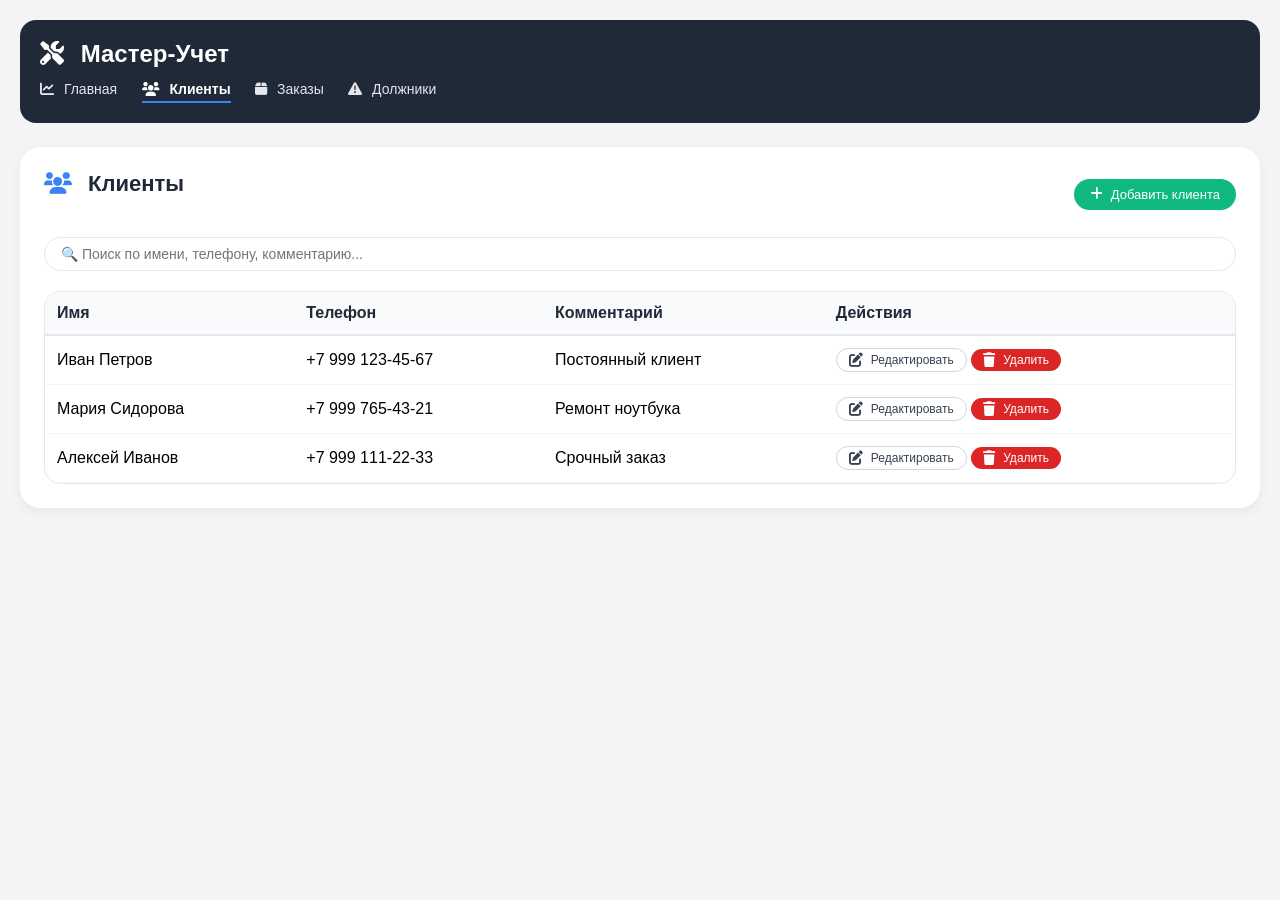
<file: clients.html>
<!DOCTYPE html>
<html lang="ru">
<head>
    <meta charset="UTF-8">
    <meta name="viewport" content="width=device-width, initial-scale=1.0">
    <title>Мастер-Учет - Клиенты</title>
    <link rel="stylesheet" href="style.css">
    <link rel="stylesheet" href="https://cdnjs.cloudflare.com/ajax/libs/font-awesome/6.0.0-beta3/css/all.min.css">
</head>
<body>
    <header>
        <h1><i class="fas fa-tools"></i> Мастер-Учет</h1>
        <nav>
            <a href="index.html"><i class="fas fa-chart-line"></i> Главная</a>
            <a href="clients.html" class="active"><i class="fas fa-users"></i> Клиенты</a>
            <a href="orders.html"><i class="fas fa-box"></i> Заказы</a>
            <a href="debtors.html"><i class="fas fa-exclamation-triangle"></i> Должники</a>
        </nav>
    </header>
    <main id="appContent">
        <!-- Динамический контент -->
    </main>

    <!-- Модальное окно для клиента -->
    <div id="clientModal" class="modal">
        <div class="modal-content">
            <h3 id="clientModalTitle"><i class="fas fa-user-plus"></i> Новый клиент</h3>
            <input type="text" id="clientName" placeholder="Имя" required>
            <input type="text" id="clientPhone" placeholder="Телефон">
            <textarea id="clientComment" placeholder="Комментарий" rows="2"></textarea>
            <div class="modal-actions">
                <button class="btn-outline" id="closeClientModal"><i class="fas fa-times"></i> Отмена</button>
                <button class="btn-success" id="saveClientBtn"><i class="fas fa-save"></i> Сохранить</button>
            </div>
        </div>
    </div>

    <script src="data.js"></script>
    <script src="script.js"></script>
</body>
</html>
</file>
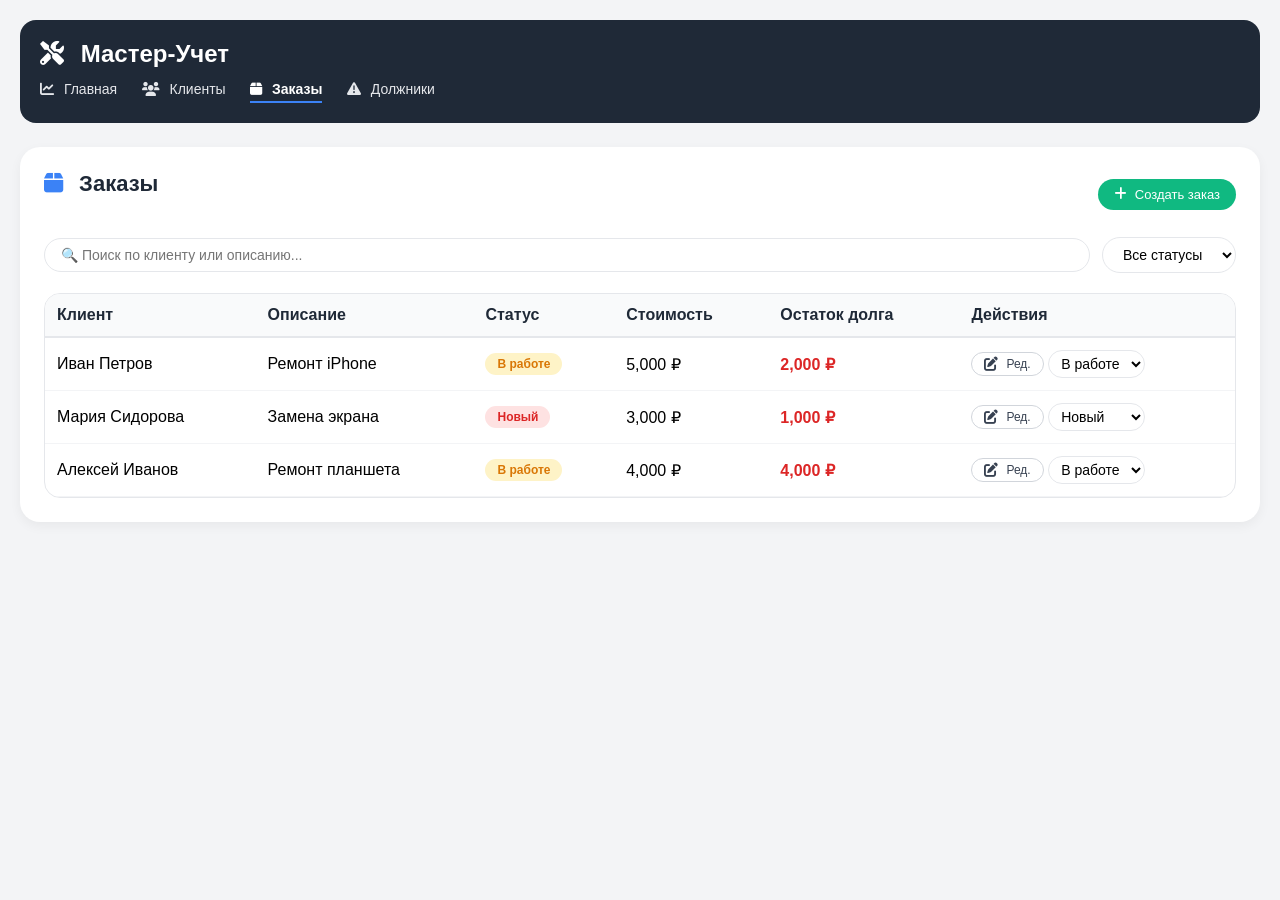
<file: orders.html>
<!DOCTYPE html>
<html lang="ru">
<head>
    <meta charset="UTF-8">
    <meta name="viewport" content="width=device-width, initial-scale=1.0">
    <title>Мастер-Учет - Заказы</title>
    <link rel="stylesheet" href="style.css">
    <link rel="stylesheet" href="https://cdnjs.cloudflare.com/ajax/libs/font-awesome/6.0.0-beta3/css/all.min.css">
</head>
<body>
    <header>
        <h1><i class="fas fa-tools"></i> Мастер-Учет</h1>
        <nav>
            <a href="index.html"><i class="fas fa-chart-line"></i> Главная</a>
            <a href="clients.html"><i class="fas fa-users"></i> Клиенты</a>
            <a href="orders.html" class="active"><i class="fas fa-box"></i> Заказы</a>
            <a href="debtors.html"><i class="fas fa-exclamation-triangle"></i> Должники</a>
        </nav>
    </header>
    <main id="appContent">
        <!-- Динамический контент -->
    </main>

    <!-- Модальное окно для заказа -->
    <div id="orderModal" class="modal">
        <div class="modal-content">
            <h3 id="orderModalTitle"><i class="fas fa-plus-circle"></i> Создать заказ</h3>
            <select id="orderClientId"><option value="">Выберите клиента</option></select>
            <input type="text" id="orderDesc" placeholder="Описание (ремонт iPhone...)" required>
            <select id="orderStatus">
                <option value="Новый">Новый</option>
                <option value="В работе">В работе</option>
                <option value="Выдан">Выдан</option>
            </select>
            <input type="number" id="orderCost" placeholder="Стоимость (₽)" required>
            <input type="number" id="orderDebt" placeholder="Остаток долга (₽)">
            <div class="modal-actions">
                <button class="btn-outline" id="closeOrderModal"><i class="fas fa-times"></i> Отмена</button>
                <button class="btn-success" id="saveOrderBtn"><i class="fas fa-save"></i> Сохранить</button>
            </div>
        </div>
    </div>

    <script src="data.js"></script>
    <script src="script.js"></script>
</body>
</html>
</file>
<file: style.css>
* {
    margin: 0;
    padding: 0;
    box-sizing: border-box;
}

body {
    font-family: 'Segoe UI', Tahoma, Geneva, Verdana, sans-serif;
    background-color: #f3f4f6;
    padding: 20px;
}

/* Шапка и навигация */
header {
    background-color: #1f2937;
    color: white;
    padding: 20px;
    border-radius: 16px;
    margin-bottom: 24px;
}

header h1 {
    font-size: 24px;
    margin-bottom: 12px;
}

header h1 i {
    margin-right: 10px;
}

nav a {
    color: #e5e7eb;
    text-decoration: none;
    margin-right: 20px;
    font-size: 14px;
    font-weight: 500;
    transition: color 0.2s;
    display: inline-block;
}

nav a i {
    margin-right: 6px;
}

nav a:hover {
    color: white;
}

nav a.active {
    color: white;
    font-weight: 600;
    border-bottom: 2px solid #3b82f6;
    padding-bottom: 4px;
}

/* Основной контент */
main {
    background-color: white;
    padding: 24px;
    border-radius: 20px;
    box-shadow: 0 4px 12px rgba(0, 0, 0, 0.05);
}

h2 {
    margin-bottom: 20px;
    color: #1f2937;
    font-size: 22px;
}

h2 i {
    margin-right: 10px;
    color: #3b82f6;
}

/* Кнопки */
button, .btn {
    background-color: #1f2937;
    color: white;
    border: none;
    padding: 8px 16px;
    border-radius: 30px;
    font-size: 13px;
    font-weight: 500;
    cursor: pointer;
    transition: all 0.2s ease;
    display: inline-flex;
    align-items: center;
    gap: 8px;
}

button i, .btn i {
    font-size: 14px;
}

button:hover {
    background-color: #374151;
    transform: translateY(-1px);
}

.btn-danger {
    background-color: #dc2626;
}

.btn-danger:hover {
    background-color: #b91c1c;
}

.btn-success {
    background-color: #10b981;
}

.btn-success:hover {
    background-color: #059669;
}

.btn-outline {
    background-color: white;
    border: 1px solid #d1d5db;
    color: #374151;
}

.btn-outline:hover {
    background-color: #f9fafb;
    transform: none;
}

.btn-sm {
    padding: 4px 12px;
    font-size: 12px;
}

/* Таблицы */
.table-wrapper {
    overflow-x: auto;
    margin-top: 16px;
    border-radius: 16px;
    border: 1px solid #e5e7eb;
}

table {
    width: 100%;
    border-collapse: collapse;
}

th {
    text-align: left;
    padding: 12px;
    background-color: #f9fafb;
    color: #1f2937;
    font-weight: 600;
    border-bottom: 2px solid #e5e7eb;
}

td {
    padding: 12px;
    border-bottom: 1px solid #f3f4f6;
    transition: background-color 0.2s ease;
}

/* HOVER-ЭФФЕКТ для строк таблицы */
tbody tr:hover {
    background-color: #fef9e3;
    cursor: pointer;
}

/* Карточки статистики */
.stats-grid {
    display: flex;
    gap: 20px;
    flex-wrap: wrap;
    margin-bottom: 24px;
}

.stat-card {
    background: linear-gradient(135deg, #3b82f6, #1e40af);
    color: white;
    padding: 20px;
    border-radius: 20px;
    flex: 1;
    min-width: 140px;
    text-align: center;
    transition: transform 0.2s;
}

.stat-card:hover {
    transform: translateY(-3px);
}

.stat-card:nth-child(2) {
    background: linear-gradient(135deg, #8b5cf6, #5b21b6);
}

.stat-card:nth-child(3) {
    background: linear-gradient(135deg, #ef4444, #b91c1c);
}

.stat-card:nth-child(4) {
    background: linear-gradient(135deg, #10b981, #047857);
}

.stat-value {
    font-size: 28px;
    font-weight: 700;
}

.stat-label {
    font-size: 13px;
    opacity: 0.9;
    margin-top: 8px;
}

/* Бейджи статусов */
.badge {
    padding: 4px 12px;
    border-radius: 30px;
    font-size: 12px;
    font-weight: 600;
    display: inline-block;
}

.badge-new {
    background: #fee2e2;
    color: #dc2626;
}

.badge-work {
    background: #fef3c7;
    color: #d97706;
}

.badge-ready {
    background: #d1fae5;
    color: #059669;
}

.badge-done {
    background: #e5e7eb;
    color: #4b5563;
}

/* Поиск и фильтры */
.search-section {
    display: flex;
    flex-wrap: wrap;
    gap: 12px;
    margin-bottom: 20px;
    align-items: center;
}

.search-input {
    flex: 1;
    min-width: 200px;
    padding: 8px 16px;
    border: 1px solid #e5e7eb;
    border-radius: 30px;
    font-size: 14px;
    background: white;
    transition: 0.2s;
}

.search-input:focus {
    outline: none;
    border-color: #3b82f6;
    box-shadow: 0 0 0 2px rgba(59,130,246,0.2);
}

.filter-select {
    padding: 8px 16px;
    border-radius: 30px;
    border: 1px solid #e5e7eb;
    background: white;
    font-size: 14px;
}

.flex-between {
    display: flex;
    justify-content: space-between;
    align-items: center;
    flex-wrap: wrap;
    gap: 12px;
    margin-bottom: 20px;
}

.debt-amount {
    color: #dc2626;
    font-weight: 700;
}

.info-note {
    background: #f3f4f6;
    padding: 12px 16px;
    border-radius: 12px;
    font-size: 13px;
    color: #4b5563;
    margin-top: 20px;
    border: 1px solid #e5e7eb;
}

/* Модальное окно */
.modal {
    display: none;
    position: fixed;
    top: 0;
    left: 0;
    width: 100%;
    height: 100%;
    background: rgba(0, 0, 0, 0.5);
    align-items: center;
    justify-content: center;
    z-index: 1000;
}

.modal-content {
    background: white;
    max-width: 500px;
    width: 90%;
    border-radius: 20px;
    padding: 28px;
    box-shadow: 0 20px 35px rgba(0, 0, 0, 0.2);
}

.modal-content h3 {
    margin-bottom: 20px;
    font-size: 20px;
    color: #1f2937;
}

.modal-content input,
.modal-content select,
.modal-content textarea {
    width: 100%;
    padding: 10px 14px;
    margin-bottom: 16px;
    border: 1px solid #e5e7eb;
    border-radius: 12px;
    font-size: 14px;
    font-family: inherit;
}

.modal-content input:focus,
.modal-content select:focus,
.modal-content textarea:focus {
    outline: none;
    border-color: #3b82f6;
}

.modal-actions {
    display: flex;
    justify-content: flex-end;
    gap: 12px;
    margin-top: 8px;
}

/* Уведомления (тосты) */
.toast {
    position: fixed;
    bottom: 30px;
    right: 30px;
    background: #1f2937;
    color: white;
    padding: 12px 24px;
    border-radius: 40px;
    font-size: 14px;
    z-index: 2000;
    box-shadow: 0 4px 12px rgba(0,0,0,0.2);
    animation: slideIn 0.3s ease;
    display: flex;
    align-items: center;
    gap: 8px;
}

.toast i {
    font-size: 18px;
}

@keyframes slideIn {
    from {
        transform: translateX(100%);
        opacity: 0;
    }
    to {
        transform: translateX(0);
        opacity: 1;
    }
}

/* Пустое состояние */
.empty-state {
    text-align: center;
    padding: 60px 20px;
    color: #9ca3af;
    font-size: 14px;
}

.empty-state i {
    font-size: 48px;
    margin-bottom: 16px;
    display: block;
}

/* Адаптив */
@media (max-width: 768px) {
    body {
        padding: 12px;
    }

    .stats-grid {
        gap: 12px;
    }

    .stat-card {
        min-width: calc(50% - 12px);
        padding: 16px;
    }

    .stat-value {
        font-size: 22px;
    }

    .flex-between {
        flex-direction: column;
        align-items: stretch;
    }

    .search-section {
        flex-direction: column;
    }

    .search-input, .filter-select {
        width: 100%;
    }

    button {
        width: 100%;
        justify-content: center;
    }

    main {
        padding: 16px;
    }

    th, td {
        padding: 8px;
        font-size: 13px;
    }

    .toast {
        bottom: 20px;
        right: 20px;
        left: 20px;
        text-align: center;
        justify-content: center;
    }
}

@media (max-width: 480px) {
    .stat-card {
        min-width: 100%;
    }

    header h1 {
        font-size: 20px;
    }

    nav a {
        display: inline-block;
        margin-right: 12px;
        margin-bottom: 8px;
        font-size: 13px;
    }

    h2 {
        font-size: 18px;
    }
}
</file>
